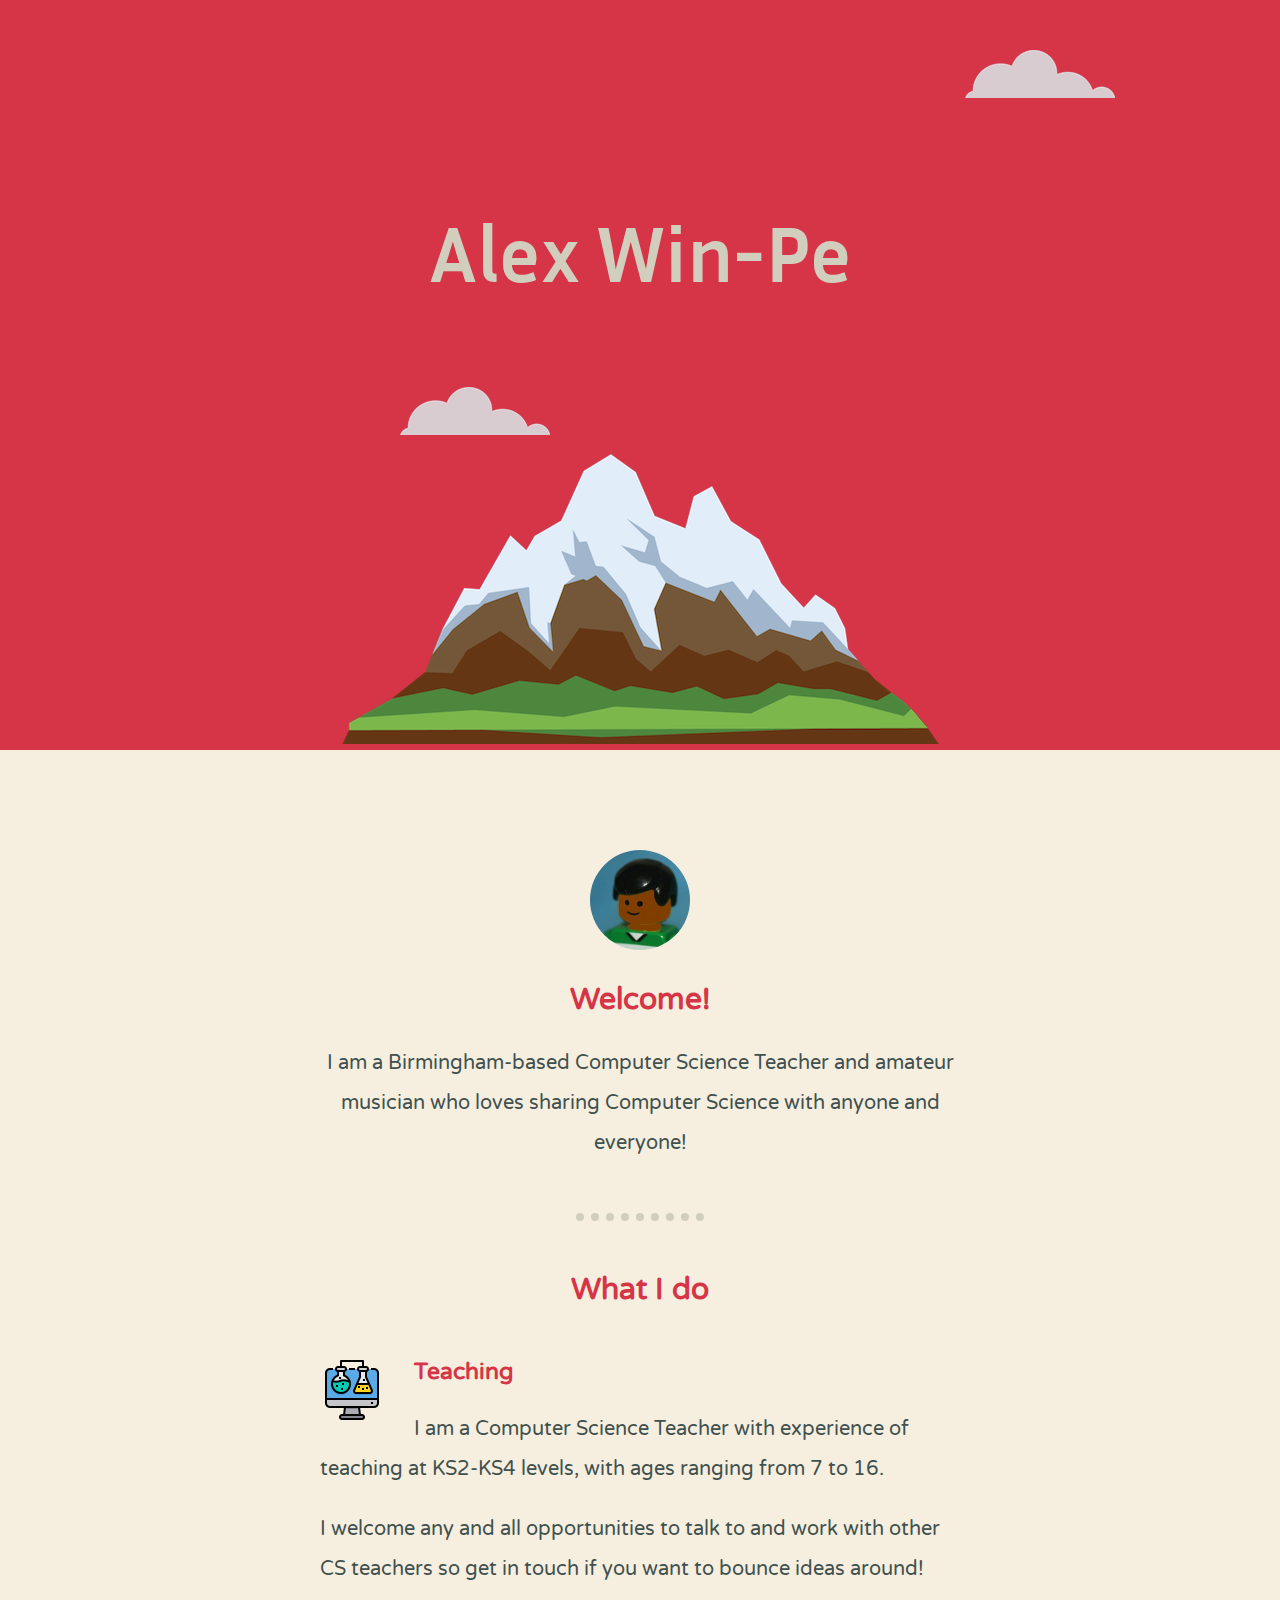
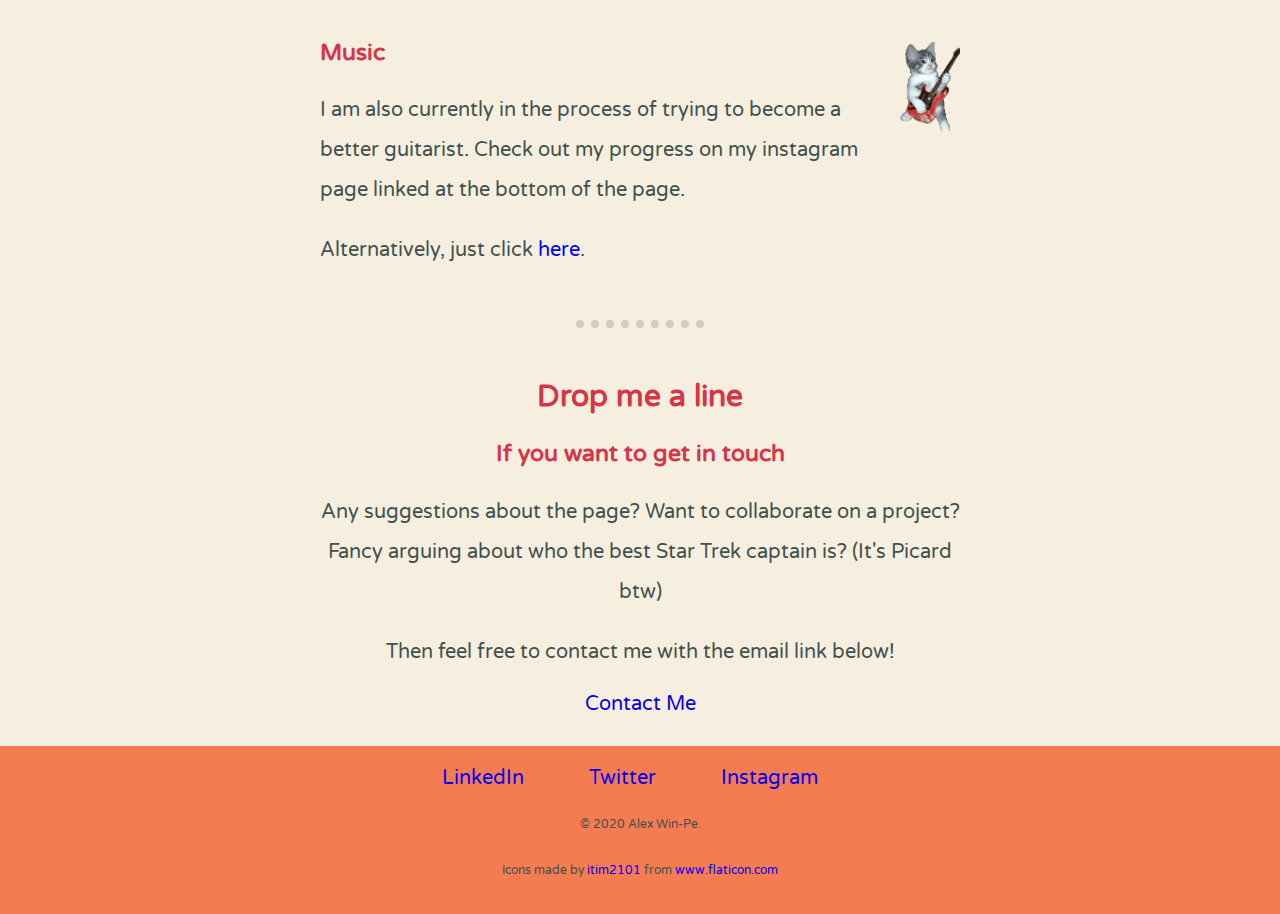
<file: index.html>
<!DOCTYPE html>
<html lang="en" dir="ltr">

<head>
  <meta charset="utf-8">
  <title>AWP</title>
  <link rel="stylesheet" href="css/style.css">
  <link href="https://fonts.googleapis.com/css?family=Inria+Sans|Varela+Round&display=swap" rel="stylesheet">
  <link rel="icon" href="favicon.ico">
</head>

<body>
  <div class="top-container">
    <img class="top-cloud" src="images/cloud.png" alt="cloud-image">
    <h1>Alex Win-Pe</h1>
    <h2>Computer Scientist and Teacher. </h2>
    <img class="bottom-cloud" src="images/cloud.png" alt="cloud-image">
    <img src="images/mountain.png" alt="mountain-image">
  </div>
  <div class="middle-container">
    <div class="profile">
      <img class="profile-pic" src="images/lego_hair_400x400.jpg" alt="">
      <h2>Welcome!</h2>
      <p class="intro">I am a Birmingham-based Computer Science Teacher and amateur musician who loves sharing Computer Science with anyone and everyone!</p>
    </div>
    <hr>
    <div class="skills">
      <h2>What I do</h2>
      <div class="skill-row">
        <img class="teach-pic" src="images/chemical.png" alt="">
        <h3>Teaching</h3>
        <p>I am a Computer Science Teacher with experience of teaching at KS2-KS4 levels, with ages ranging from 7 to 16.</p>
        <p>I welcome any and all opportunities to talk to and work with other CS teachers so get in touch if you want to bounce ideas around!</p>
      </div>
      <div class="skill-row" id="music">
        <img class="guitar-pic" src="images\cat-rocker-plays-guitar.gif" alt="">
        <h3>Music</h3>
        <p>I am also currently in the process of trying to become a better guitarist. Check out my progress on my instagram page linked at the bottom of the page.</p>
        <p>Alternatively, just click <a href="https://www.instagram.com/guitareveryday7/">here</a>.</p>
      </div>
    </div>
    <hr>
    <div class="contact-me">
      <h2>Drop me a line</h2>
      <h3>If you want to get in touch</h3>
      <p class="intro">Any suggestions about the page? Want to collaborate on a project? Fancy arguing about who the best Star Trek captain is? (It's Picard btw)</p>
      <p>Then feel free to contact me with the email link below!</p>
      <a href="mailto:alex.winpe@gmail.com" class="btn">Contact Me</a>
    </div>
  </div>


  <div class="bottom-container">
    <a class="footer-link" href="https://www.linkedin.com/in/awin-pe">LinkedIn</a>
    <a class="footer-link" href="https://twitter.com/MrWP_CS/">Twitter</a>
    <a class="footer-link" href="https://www.instagram.com/guitareveryday7/">Instagram</a>
    <p class="copyright">© 2020 Alex Win-Pe.</p>
    <p class="copyright">Icons made by <a href="https://www.flaticon.com/authors/itim2101" title="itim2101">itim2101</a> from <a href="https://www.flaticon.com/" title="Flaticon"> www.flaticon.com</a></p>
  </div>


</body>

</html>
</file>
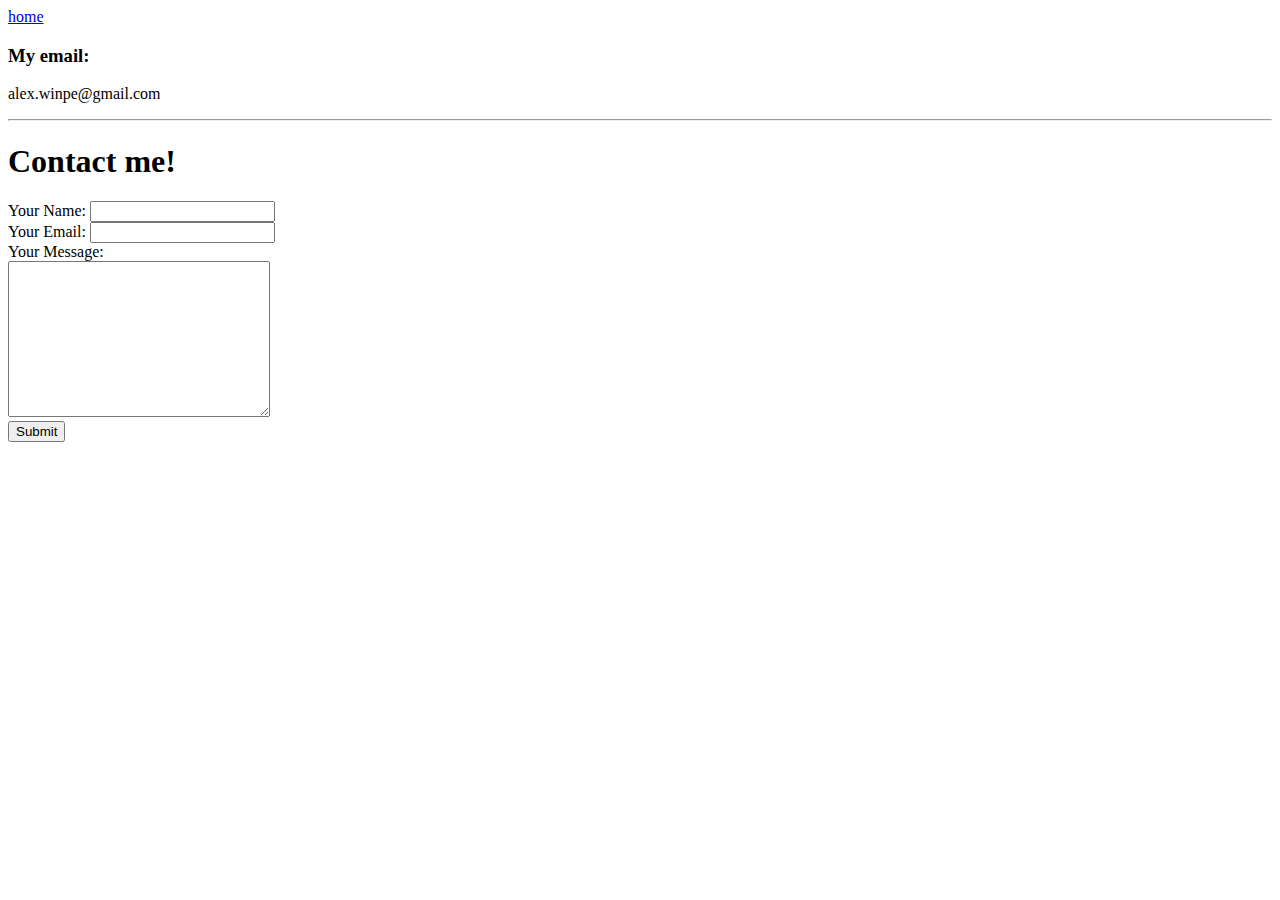
<file: contactme.html>
<!DOCTYPE html>
<html lang="en" dir="ltr">
  <head>
    <meta charset="utf-8">
    <title></title>
  </head>
  <body>
    <a href="index.html">home</a>
    <h3>My email:</h3>
    <p>alex.winpe@gmail.com</p>
    <hr>
    <h1>Contact me!</h1>
    <form action="mailto:alex.winpe@gmail.com" method="post" enctype="text/plain">
      <label>Your Name:</label>
      <input type="text" name="yourName" value=""><br>
      <label>Your Email:</label>
      <input type="email" name="yourEmail" value=""><br>
      <label>Your Message:</label><br>
      <textarea name="yourMessage" rows="10" cols="30"></textarea><br>
      <input type="submit" name="">

    </form>
  </body>
</html>
</file>
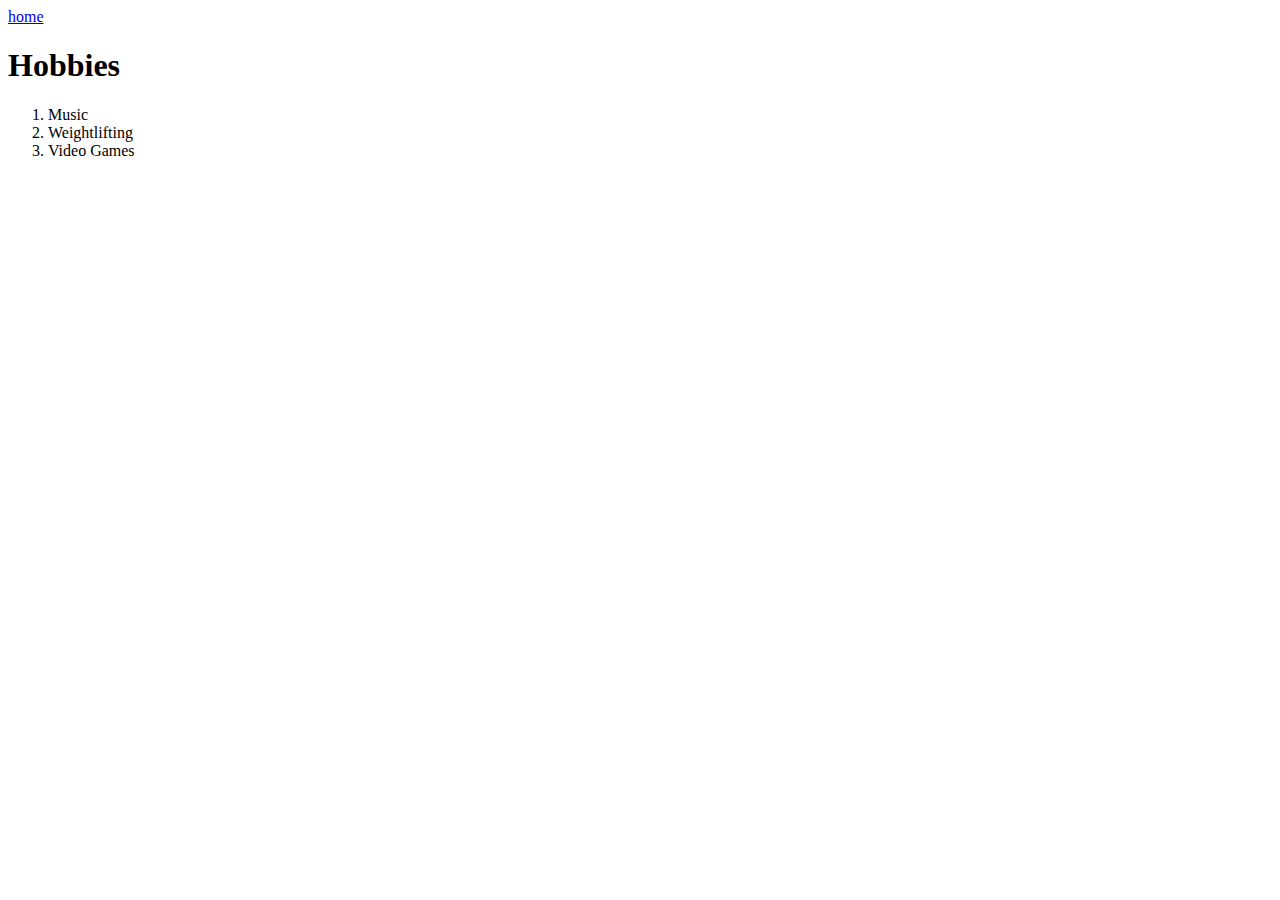
<file: hobbies.html>
<!DOCTYPE html>
<html lang="en" dir="ltr">
  <head>
    <meta charset="utf-8">
    <title></title>
  </head>
  <body>
    <a href="index.html">home</a>
    <h1>Hobbies</h1>
    <ol>
      <li>Music</li>
      <li>Weightlifting</li>
      <li>Video Games</li>
    </ol>
  </body>
</html>
</file>
<file: css/style.css>
/*Tag Selectors*/
a {
  text-decoration: none;
}

a:hover {
  color: red;
}

body {
  background-color: #f6eedf;
  margin: 0;
  text-align: center;
  color: #40514E;
  font-family: 'Varela Round', sans-serif;
  font-size: 1.25rem;
}

h1 {
  font-size: 5rem;
  margin: 100px auto 0 auto;
  font-family: 'Inria Sans', sans-serif;
}

h2 {
  color: #d63447;
}

h3 {
  color: #d63447;
}

hr {
  margin: 50px auto 50px auto;
  border-style: dotted none none none;
  border-width: 8px;
  width: 10%;
  border-color: #d1cebd;
}

p {
  line-height: 2;
}

/*Class Selectors*/
.bottom-container {
  background-color: #f57b51;
  margin-top: 30px;
  padding: 20px;
}

.bottom-cloud {
  position: absolute;
  left: 400px;
}

.chillies {
  height: 30px;
}

.copyright {
  font-size: 0.75rem;
  padding-top: 10px;
}

.footer-link {
  margin: 20px 40px 40px 20px;
}

.intro {
  width: 50%;
  margin: auto;
}

.middle-container {
  padding-top: 100px;
}

.profile-pic {
  height: 100px;
  border-radius: 100%;
}

.teach-pic {
  width: 10%;
  float: left;
  margin-right: 30px;
}

.guitar-pic {
  width: 10%;
  float: right;
  margin-left: 30px;
}

.skills {
  margin-top: 50px;
}

.skill-row {
  width: 50%;
  margin: 50px auto 50px auto;
  text-align: left;
}

.top-container {
  background-color: #d63447;
  color: #d1cebd;
}

.top-cloud {
  position: relative;
  left: 400px;
  padding-top: 50px;
}
</file>
